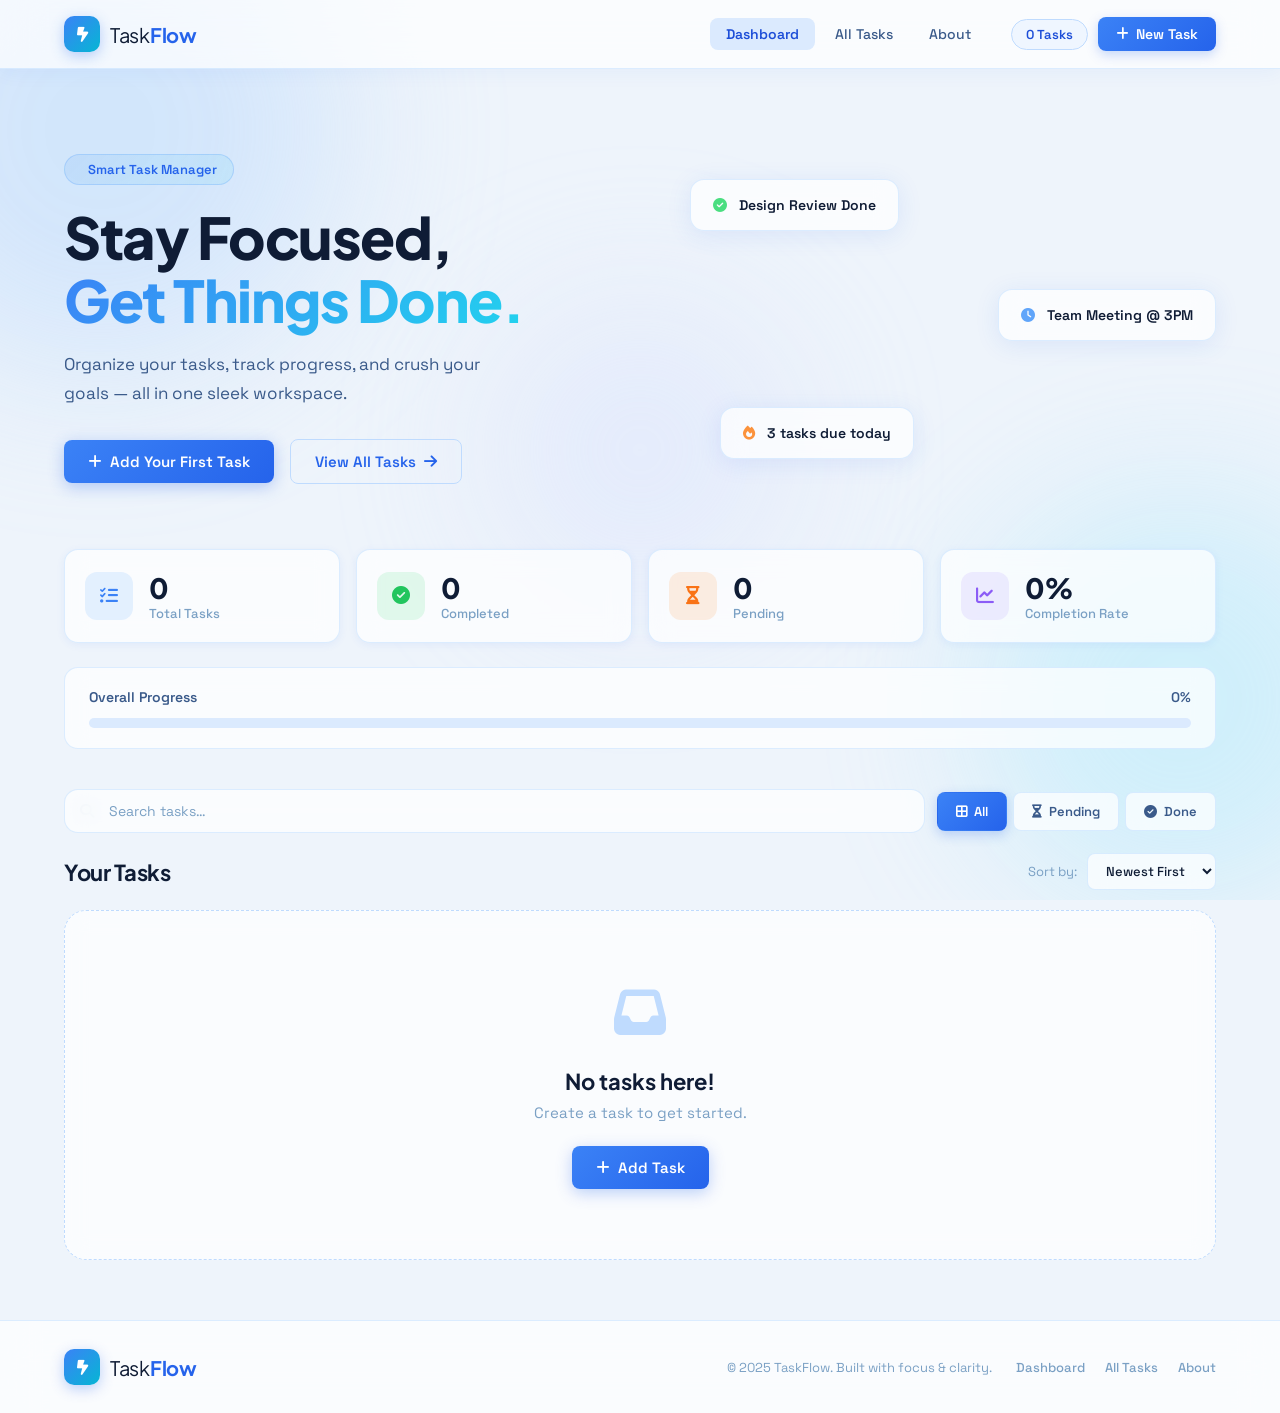
<file: index.html>
<!DOCTYPE html>
<html lang="en">
<head>
  <meta charset="UTF-8" />
  <meta name="viewport" content="width=device-width, initial-scale=1.0"/>
  <title>TaskFlow — Task Management</title>
  <link rel="stylesheet" href="css/style.css" />
  <link href="https://fonts.googleapis.com/css2?family=Plus+Jakarta+Sans:wght@400;500;600;700;800&family=Space+Grotesk:wght@400;500;600;700&display=swap" rel="stylesheet"/>
  <link rel="stylesheet" href="https://cdnjs.cloudflare.com/ajax/libs/font-awesome/6.5.0/css/all.min.css"/>
</head>
<body>

  <!-- Animated Background -->
  <div class="bg-orbs">
    <div class="orb orb-1"></div>
    <div class="orb orb-2"></div>
    <div class="orb orb-3"></div>
  </div>

  <!-- Header -->
  <header class="header">
    <div class="header-inner">
      <div class="logo">
        <div class="logo-icon"><i class="fa-solid fa-bolt-lightning"></i></div>
        <span class="logo-text">Task<strong>Flow</strong></span>
      </div>
      <nav class="nav-links">
        <a href="index.html" class="nav-link active">Dashboard</a>
        <a href="tasks.html" class="nav-link">All Tasks</a>
        <a href="about.html" class="nav-link">About</a>
      </nav>
      <div class="header-actions">
        <div class="stat-pill"><span id="header-total">0</span> Tasks</div>
        <button class="btn-add-header" onclick="openModal()">
          <i class="fa-solid fa-plus"></i> New Task
        </button>
      </div>
    </div>
  </header>

  <!-- Hero Section -->
  <section class="hero">
    <div class="hero-content">
      <div class="hero-badge"><i class="fa-solid fa-sparkles"></i> Smart Task Manager</div>
      <h1 class="hero-title">Stay Focused,<br/><span class="gradient-text">Get Things Done.</span></h1>
      <p class="hero-sub">Organize your tasks, track progress, and crush your goals — all in one sleek workspace.</p>
      <div class="hero-cta">
        <button class="btn-primary" onclick="openModal()">
          <i class="fa-solid fa-plus"></i> Add Your First Task
        </button>
        <a href="tasks.html" class="btn-ghost">View All Tasks <i class="fa-solid fa-arrow-right"></i></a>
      </div>
    </div>
    <div class="hero-visual">
      <div class="floating-card card-1">
        <i class="fa-solid fa-circle-check" style="color:#4ade80"></i>
        <span>Design Review Done</span>
      </div>
      <div class="floating-card card-2">
        <i class="fa-solid fa-clock" style="color:#60a5fa"></i>
        <span>Team Meeting @ 3PM</span>
      </div>
      <div class="floating-card card-3">
        <i class="fa-solid fa-fire" style="color:#fb923c"></i>
        <span>3 tasks due today</span>
      </div>
    </div>
  </section>

  <!-- Stats Bar -->
  <section class="stats-bar">
    <div class="stats-inner">
      <div class="stat-card">
        <div class="stat-icon" style="background:rgba(96,165,250,0.15);color:#3b82f6">
          <i class="fa-solid fa-list-check"></i>
        </div>
        <div class="stat-info">
          <div class="stat-num" id="stat-total">0</div>
          <div class="stat-label">Total Tasks</div>
        </div>
      </div>
      <div class="stat-card">
        <div class="stat-icon" style="background:rgba(74,222,128,0.15);color:#22c55e">
          <i class="fa-solid fa-circle-check"></i>
        </div>
        <div class="stat-info">
          <div class="stat-num" id="stat-done">0</div>
          <div class="stat-label">Completed</div>
        </div>
      </div>
      <div class="stat-card">
        <div class="stat-icon" style="background:rgba(251,146,60,0.15);color:#f97316">
          <i class="fa-solid fa-hourglass-half"></i>
        </div>
        <div class="stat-info">
          <div class="stat-num" id="stat-pending">0</div>
          <div class="stat-label">Pending</div>
        </div>
      </div>
      <div class="stat-card">
        <div class="stat-icon" style="background:rgba(167,139,250,0.15);color:#8b5cf6">
          <i class="fa-solid fa-chart-line"></i>
        </div>
        <div class="stat-info">
          <div class="stat-num" id="stat-rate">0%</div>
          <div class="stat-label">Completion Rate</div>
        </div>
      </div>
    </div>
    <!-- Progress Bar -->
    <div class="progress-wrap">
      <div class="progress-label">
        <span>Overall Progress</span>
        <span id="progress-pct">0%</span>
      </div>
      <div class="progress-bar-track">
        <div class="progress-bar-fill" id="progress-fill"></div>
      </div>
    </div>
  </section>

  <!-- Search & Filter -->
  <section class="controls-section">
    <div class="controls-inner">
      <div class="search-wrap">
        <i class="fa-solid fa-magnifying-glass search-icon"></i>
        <input type="text" id="search-input" placeholder="Search tasks…" oninput="filterTasks()" />
        <button class="search-clear" id="search-clear" onclick="clearSearch()" style="display:none">
          <i class="fa-solid fa-xmark"></i>
        </button>
      </div>
      <div class="filter-wrap">
        <button class="filter-btn active" data-filter="all" onclick="setFilter(this,'all')">
          <i class="fa-solid fa-border-all"></i> All
        </button>
        <button class="filter-btn" data-filter="pending" onclick="setFilter(this,'pending')">
          <i class="fa-solid fa-hourglass-half"></i> Pending
        </button>
        <button class="filter-btn" data-filter="completed" onclick="setFilter(this,'completed')">
          <i class="fa-solid fa-circle-check"></i> Done
        </button>
      </div>
    </div>
  </section>

  <!-- Task List -->
  <section class="tasks-section">
    <div class="tasks-inner">
      <div class="tasks-header">
        <h2 class="section-title">Your Tasks</h2>
        <div class="sort-wrap">
          <label>Sort by:</label>
          <select id="sort-select" onchange="sortTasks()">
            <option value="newest">Newest First</option>
            <option value="oldest">Oldest First</option>
            <option value="az">A → Z</option>
            <option value="za">Z → A</option>
          </select>
        </div>
      </div>

      <div id="task-list" class="task-list"></div>

      <div id="empty-state" class="empty-state" style="display:none">
        <div class="empty-icon"><i class="fa-solid fa-inbox"></i></div>
        <h3>No tasks here!</h3>
        <p>Create a task to get started.</p>
        <button class="btn-primary" onclick="openModal()"><i class="fa-solid fa-plus"></i> Add Task</button>
      </div>
    </div>
  </section>

  <!-- Footer -->
  <footer class="footer">
    <div class="footer-inner">
      <div class="logo">
        <div class="logo-icon"><i class="fa-solid fa-bolt-lightning"></i></div>
        <span class="logo-text">Task<strong>Flow</strong></span>
      </div>
      <p class="footer-copy">&copy; 2025 TaskFlow. Built with focus &amp; clarity.</p>
      <div class="footer-links">
        <a href="index.html">Dashboard</a>
        <a href="tasks.html">All Tasks</a>
        <a href="about.html">About</a>
      </div>
    </div>
  </footer>

  <!-- Add/Edit Modal -->
  <div class="modal-overlay" id="modal-overlay" onclick="closeModalOnOverlay(event)">
    <div class="modal" id="task-modal">
      <div class="modal-header">
        <h3 id="modal-title">Add New Task</h3>
        <button class="modal-close" onclick="closeModal()"><i class="fa-solid fa-xmark"></i></button>
      </div>
      <div class="modal-body">
        <div class="form-group">
          <label for="task-input">Task Name <span class="required">*</span></label>
          <input type="text" id="task-input" placeholder="e.g. Finish the project report…" maxlength="120" />
          <div class="char-count"><span id="char-used">0</span>/120</div>
        </div>
        <div class="form-group">
          <label for="task-desc">Description <span class="optional">(optional)</span></label>
          <textarea id="task-desc" placeholder="Add more details about this task…" rows="3" maxlength="300"></textarea>
        </div>
        <div class="form-row">
          <div class="form-group">
            <label for="task-priority">Priority</label>
            <select id="task-priority">
              <option value="low">🟢 Low</option>
              <option value="medium" selected>🟡 Medium</option>
              <option value="high">🔴 High</option>
            </select>
          </div>
          <div class="form-group">
            <label for="task-category">Category</label>
            <select id="task-category">
              <option value="general">📁 General</option>
              <option value="work">💼 Work</option>
              <option value="personal">🏠 Personal</option>
              <option value="study">📚 Study</option>
              <option value="health">💪 Health</option>
            </select>
          </div>
        </div>
      </div>
      <div class="modal-footer">
        <button class="btn-ghost-sm" onclick="closeModal()">Cancel</button>
        <button class="btn-primary" id="modal-save-btn" onclick="saveTask()">
          <i class="fa-solid fa-floppy-disk"></i> Save Task
        </button>
      </div>
    </div>
  </div>

  <!-- Delete Confirm Modal -->
  <div class="modal-overlay" id="delete-overlay" onclick="closeDeleteOnOverlay(event)">
    <div class="modal modal-sm" id="delete-modal">
      <div class="modal-header">
        <h3>Delete Task?</h3>
        <button class="modal-close" onclick="closeDeleteModal()"><i class="fa-solid fa-xmark"></i></button>
      </div>
      <div class="modal-body">
        <div class="delete-warning">
          <div class="delete-icon"><i class="fa-solid fa-triangle-exclamation"></i></div>
          <p>Are you sure you want to delete <strong id="delete-task-name"></strong>? This can't be undone.</p>
        </div>
      </div>
      <div class="modal-footer">
        <button class="btn-ghost-sm" onclick="closeDeleteModal()">Cancel</button>
        <button class="btn-danger" id="confirm-delete-btn" onclick="confirmDelete()">
          <i class="fa-solid fa-trash"></i> Delete
        </button>
      </div>
    </div>
  </div>

  <!-- Toast -->
  <div class="toast-wrap" id="toast-wrap"></div>

  <script src="js/app.js"></script>
</body>
</html>
</file>
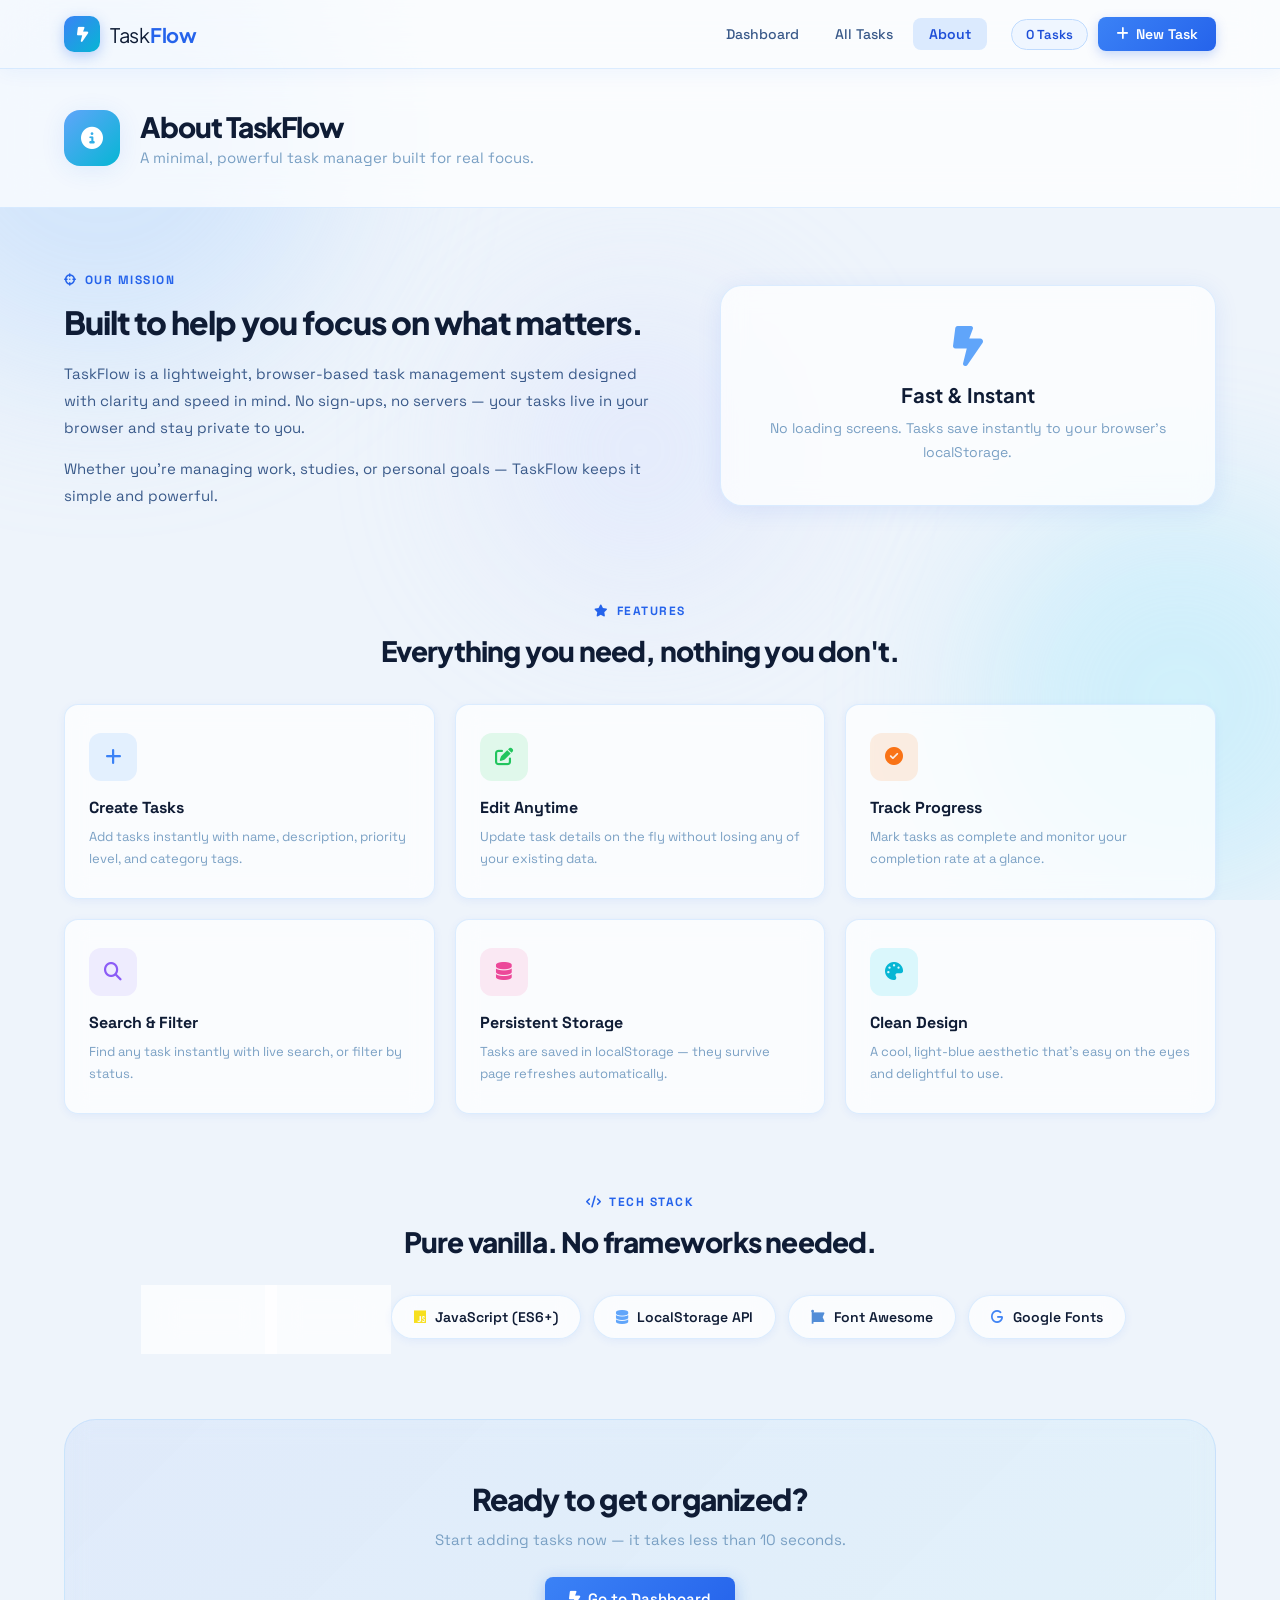
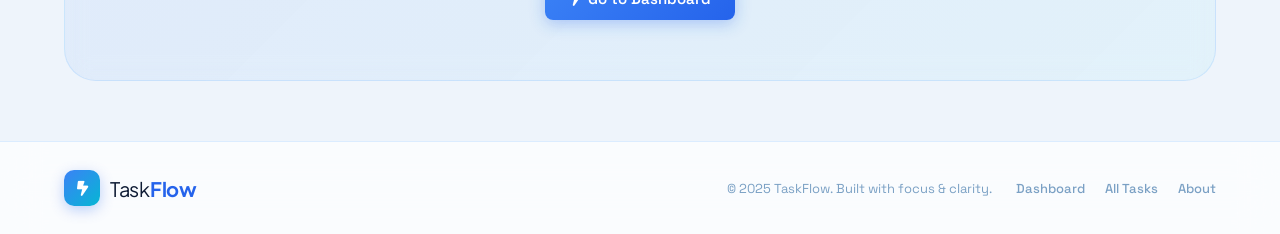
<file: about.html>
<!DOCTYPE html>
<html lang="en">
<head>
  <meta charset="UTF-8" />
  <meta name="viewport" content="width=device-width, initial-scale=1.0"/>
  <title>About — TaskFlow</title>
  <link rel="stylesheet" href="css/style.css" />
  <link href="https://fonts.googleapis.com/css2?family=Plus+Jakarta+Sans:wght@400;500;600;700;800&family=Space+Grotesk:wght@400;500;600;700&display=swap" rel="stylesheet"/>
  <link rel="stylesheet" href="https://cdnjs.cloudflare.com/ajax/libs/font-awesome/6.5.0/css/all.min.css"/>
</head>
<body>

  <div class="bg-orbs">
    <div class="orb orb-1"></div>
    <div class="orb orb-2"></div>
    <div class="orb orb-3"></div>
  </div>

  <header class="header">
    <div class="header-inner">
      <div class="logo">
        <div class="logo-icon"><i class="fa-solid fa-bolt-lightning"></i></div>
        <span class="logo-text">Task<strong>Flow</strong></span>
      </div>
      <nav class="nav-links">
        <a href="index.html" class="nav-link">Dashboard</a>
        <a href="tasks.html" class="nav-link">All Tasks</a>
        <a href="about.html" class="nav-link active">About</a>
      </nav>
      <div class="header-actions">
        <div class="stat-pill"><span id="header-total">0</span> Tasks</div>
        <button class="btn-add-header" onclick="window.location.href='index.html'">
          <i class="fa-solid fa-plus"></i> New Task
        </button>
      </div>
    </div>
  </header>

  <!-- Page Hero -->
  <section class="page-hero">
    <div class="page-hero-inner">
      <div class="page-hero-icon"><i class="fa-solid fa-circle-info"></i></div>
      <div>
        <h1 class="page-title">About TaskFlow</h1>
        <p class="page-sub">A minimal, powerful task manager built for real focus.</p>
      </div>
    </div>
  </section>

  <!-- About Content -->
  <section class="about-section">
    <div class="about-inner">

      <div class="about-mission">
        <div class="about-mission-text">
          <div class="eyebrow"><i class="fa-solid fa-crosshairs"></i> Our Mission</div>
          <h2>Built to help you focus on what matters.</h2>
          <p>TaskFlow is a lightweight, browser-based task management system designed with clarity and speed in mind. No sign-ups, no servers — your tasks live in your browser and stay private to you.</p>
          <p>Whether you're managing work, studies, or personal goals — TaskFlow keeps it simple and powerful.</p>
        </div>
        <div class="about-mission-visual">
          <div class="mission-card">
            <i class="fa-solid fa-bolt-lightning" style="color:#60a5fa;font-size:2.5rem"></i>
            <h3>Fast & Instant</h3>
            <p>No loading screens. Tasks save instantly to your browser's localStorage.</p>
          </div>
        </div>
      </div>

      <!-- Features Grid -->
      <div class="features-section">
        <div class="eyebrow center"><i class="fa-solid fa-star"></i> Features</div>
        <h2 class="features-title">Everything you need, nothing you don't.</h2>
        <div class="features-grid">
          <div class="feature-card">
            <div class="feature-icon" style="background:rgba(96,165,250,0.15);color:#3b82f6">
              <i class="fa-solid fa-plus"></i>
            </div>
            <h3>Create Tasks</h3>
            <p>Add tasks instantly with name, description, priority level, and category tags.</p>
          </div>
          <div class="feature-card">
            <div class="feature-icon" style="background:rgba(74,222,128,0.15);color:#22c55e">
              <i class="fa-solid fa-pen-to-square"></i>
            </div>
            <h3>Edit Anytime</h3>
            <p>Update task details on the fly without losing any of your existing data.</p>
          </div>
          <div class="feature-card">
            <div class="feature-icon" style="background:rgba(251,146,60,0.15);color:#f97316">
              <i class="fa-solid fa-circle-check"></i>
            </div>
            <h3>Track Progress</h3>
            <p>Mark tasks as complete and monitor your completion rate at a glance.</p>
          </div>
          <div class="feature-card">
            <div class="feature-icon" style="background:rgba(167,139,250,0.15);color:#8b5cf6">
              <i class="fa-solid fa-magnifying-glass"></i>
            </div>
            <h3>Search & Filter</h3>
            <p>Find any task instantly with live search, or filter by status.</p>
          </div>
          <div class="feature-card">
            <div class="feature-icon" style="background:rgba(244,114,182,0.15);color:#ec4899">
              <i class="fa-solid fa-database"></i>
            </div>
            <h3>Persistent Storage</h3>
            <p>Tasks are saved in localStorage — they survive page refreshes automatically.</p>
          </div>
          <div class="feature-card">
            <div class="feature-icon" style="background:rgba(34,211,238,0.15);color:#06b6d4">
              <i class="fa-solid fa-palette"></i>
            </div>
            <h3>Clean Design</h3>
            <p>A cool, light-blue aesthetic that's easy on the eyes and delightful to use.</p>
          </div>
        </div>
      </div>

      <!-- Tech Stack -->
      <div class="tech-section">
        <div class="eyebrow center"><i class="fa-solid fa-code"></i> Tech Stack</div>
        <h2 class="features-title">Pure vanilla. No frameworks needed.</h2>
        <div class="tech-grid">
          <div class="tech-pill"><i class="fa-brands fa-html5" style="color:#e34c26"></i> HTML5</div>
          <div class="tech-pill"><i class="fa-brands fa-css3-alt" style="color:#264de4"></i> CSS3</div>
          <div class="tech-pill"><i class="fa-brands fa-js" style="color:#f7df1e"></i> JavaScript (ES6+)</div>
          <div class="tech-pill"><i class="fa-solid fa-database" style="color:#60a5fa"></i> LocalStorage API</div>
          <div class="tech-pill"><i class="fa-solid fa-font-awesome" style="color:#528dd7"></i> Font Awesome</div>
          <div class="tech-pill"><i class="fa-solid fa-g" style="color:#4285f4"></i> Google Fonts</div>
        </div>
      </div>

      <!-- CTA -->
      <div class="about-cta">
        <h2>Ready to get organized?</h2>
        <p>Start adding tasks now — it takes less than 10 seconds.</p>
        <a href="index.html" class="btn-primary">
          <i class="fa-solid fa-bolt-lightning"></i> Go to Dashboard
        </a>
      </div>

    </div>
  </section>

  <footer class="footer">
    <div class="footer-inner">
      <div class="logo">
        <div class="logo-icon"><i class="fa-solid fa-bolt-lightning"></i></div>
        <span class="logo-text">Task<strong>Flow</strong></span>
      </div>
      <p class="footer-copy">&copy; 2025 TaskFlow. Built with focus &amp; clarity.</p>
      <div class="footer-links">
        <a href="index.html">Dashboard</a>
        <a href="tasks.html">All Tasks</a>
        <a href="about.html">About</a>
      </div>
    </div>
  </footer>

  <script src="js/app.js"></script>
</body>
</html>
</file>
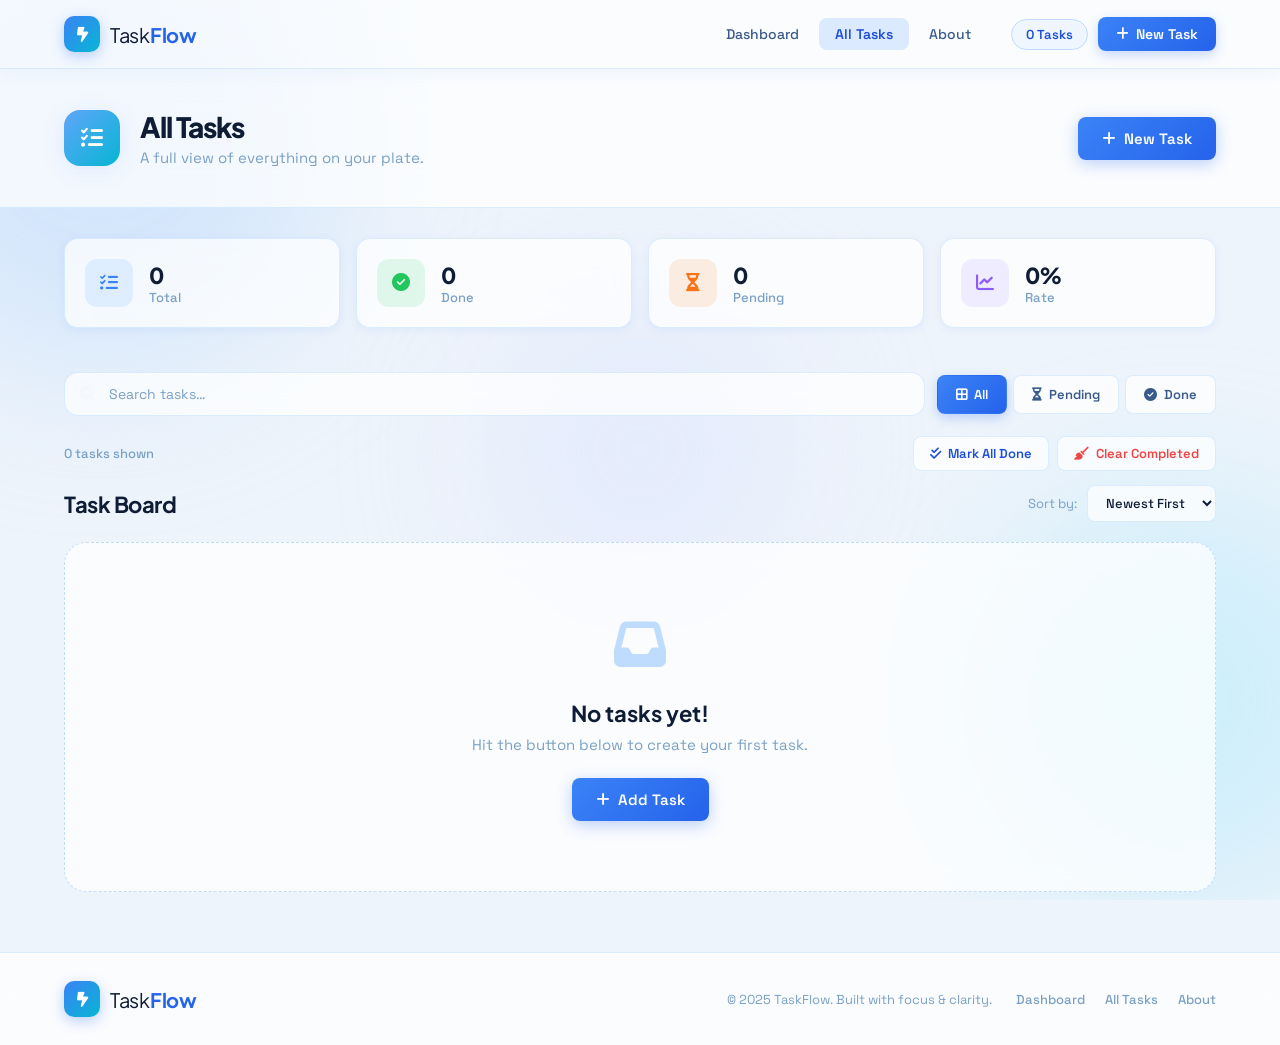
<file: tasks.html>
<!DOCTYPE html>
<html lang="en">
<head>
  <meta charset="UTF-8" />
  <meta name="viewport" content="width=device-width, initial-scale=1.0"/>
  <title>All Tasks — TaskFlow</title>
  <link rel="stylesheet" href="css/style.css" />
  <link href="https://fonts.googleapis.com/css2?family=Plus+Jakarta+Sans:wght@400;500;600;700;800&family=Space+Grotesk:wght@400;500;600;700&display=swap" rel="stylesheet"/>
  <link rel="stylesheet" href="https://cdnjs.cloudflare.com/ajax/libs/font-awesome/6.5.0/css/all.min.css"/>
</head>
<body>

  <div class="bg-orbs">
    <div class="orb orb-1"></div>
    <div class="orb orb-2"></div>
    <div class="orb orb-3"></div>
  </div>

  <!-- Header -->
  <header class="header">
    <div class="header-inner">
      <div class="logo">
        <div class="logo-icon"><i class="fa-solid fa-bolt-lightning"></i></div>
        <span class="logo-text">Task<strong>Flow</strong></span>
      </div>
      <nav class="nav-links">
        <a href="index.html" class="nav-link">Dashboard</a>
        <a href="tasks.html" class="nav-link active">All Tasks</a>
        <a href="about.html" class="nav-link">About</a>
      </nav>
      <div class="header-actions">
        <div class="stat-pill"><span id="header-total">0</span> Tasks</div>
        <button class="btn-add-header" onclick="openModal()">
          <i class="fa-solid fa-plus"></i> New Task
        </button>
      </div>
    </div>
  </header>

  <!-- Page Hero -->
  <section class="page-hero">
    <div class="page-hero-inner">
      <div class="page-hero-icon"><i class="fa-solid fa-list-check"></i></div>
      <div>
        <h1 class="page-title">All Tasks</h1>
        <p class="page-sub">A full view of everything on your plate.</p>
      </div>
      <button class="btn-primary ml-auto" onclick="openModal()">
        <i class="fa-solid fa-plus"></i> New Task
      </button>
    </div>
  </section>

  <!-- Stats Bar (mini) -->
  <section class="stats-bar mini">
    <div class="stats-inner">
      <div class="stat-card">
        <div class="stat-icon" style="background:rgba(96,165,250,0.15);color:#3b82f6">
          <i class="fa-solid fa-list-check"></i>
        </div>
        <div class="stat-info">
          <div class="stat-num" id="stat-total">0</div>
          <div class="stat-label">Total</div>
        </div>
      </div>
      <div class="stat-card">
        <div class="stat-icon" style="background:rgba(74,222,128,0.15);color:#22c55e">
          <i class="fa-solid fa-circle-check"></i>
        </div>
        <div class="stat-info">
          <div class="stat-num" id="stat-done">0</div>
          <div class="stat-label">Done</div>
        </div>
      </div>
      <div class="stat-card">
        <div class="stat-icon" style="background:rgba(251,146,60,0.15);color:#f97316">
          <i class="fa-solid fa-hourglass-half"></i>
        </div>
        <div class="stat-info">
          <div class="stat-num" id="stat-pending">0</div>
          <div class="stat-label">Pending</div>
        </div>
      </div>
      <div class="stat-card">
        <div class="stat-icon" style="background:rgba(167,139,250,0.15);color:#8b5cf6">
          <i class="fa-solid fa-chart-line"></i>
        </div>
        <div class="stat-info">
          <div class="stat-num" id="stat-rate">0%</div>
          <div class="stat-label">Rate</div>
        </div>
      </div>
    </div>
  </section>

  <!-- Controls -->
  <section class="controls-section">
    <div class="controls-inner">
      <div class="search-wrap">
        <i class="fa-solid fa-magnifying-glass search-icon"></i>
        <input type="text" id="search-input" placeholder="Search tasks…" oninput="filterTasks()" />
        <button class="search-clear" id="search-clear" onclick="clearSearch()" style="display:none">
          <i class="fa-solid fa-xmark"></i>
        </button>
      </div>
      <div class="filter-wrap">
        <button class="filter-btn active" data-filter="all" onclick="setFilter(this,'all')">
          <i class="fa-solid fa-border-all"></i> All
        </button>
        <button class="filter-btn" data-filter="pending" onclick="setFilter(this,'pending')">
          <i class="fa-solid fa-hourglass-half"></i> Pending
        </button>
        <button class="filter-btn" data-filter="completed" onclick="setFilter(this,'completed')">
          <i class="fa-solid fa-circle-check"></i> Done
        </button>
      </div>
    </div>
  </section>

  <!-- Bulk Actions -->
  <section class="bulk-section">
    <div class="bulk-inner">
      <span class="bulk-label" id="bulk-label">0 tasks shown</span>
      <div class="bulk-actions">
        <button class="btn-bulk" onclick="markAllDone()">
          <i class="fa-solid fa-check-double"></i> Mark All Done
        </button>
        <button class="btn-bulk btn-bulk-danger" onclick="clearCompleted()">
          <i class="fa-solid fa-broom"></i> Clear Completed
        </button>
      </div>
    </div>
  </section>

  <!-- Task List (Table Style) -->
  <section class="tasks-section tasks-table-section">
    <div class="tasks-inner">
      <div class="tasks-header">
        <h2 class="section-title">Task Board</h2>
        <div class="sort-wrap">
          <label>Sort by:</label>
          <select id="sort-select" onchange="sortTasks()">
            <option value="newest">Newest First</option>
            <option value="oldest">Oldest First</option>
            <option value="az">A → Z</option>
            <option value="za">Z → A</option>
            <option value="priority">Priority</option>
          </select>
        </div>
      </div>

      <div id="task-list" class="task-list task-list-table"></div>

      <div id="empty-state" class="empty-state" style="display:none">
        <div class="empty-icon"><i class="fa-solid fa-inbox"></i></div>
        <h3>No tasks yet!</h3>
        <p>Hit the button below to create your first task.</p>
        <button class="btn-primary" onclick="openModal()"><i class="fa-solid fa-plus"></i> Add Task</button>
      </div>
    </div>
  </section>

  <footer class="footer">
    <div class="footer-inner">
      <div class="logo">
        <div class="logo-icon"><i class="fa-solid fa-bolt-lightning"></i></div>
        <span class="logo-text">Task<strong>Flow</strong></span>
      </div>
      <p class="footer-copy">&copy; 2025 TaskFlow. Built with focus &amp; clarity.</p>
      <div class="footer-links">
        <a href="index.html">Dashboard</a>
        <a href="tasks.html">All Tasks</a>
        <a href="about.html">About</a>
      </div>
    </div>
  </footer>

  <!-- Modals (same as index) -->
  <div class="modal-overlay" id="modal-overlay" onclick="closeModalOnOverlay(event)">
    <div class="modal" id="task-modal">
      <div class="modal-header">
        <h3 id="modal-title">Add New Task</h3>
        <button class="modal-close" onclick="closeModal()"><i class="fa-solid fa-xmark"></i></button>
      </div>
      <div class="modal-body">
        <div class="form-group">
          <label for="task-input">Task Name <span class="required">*</span></label>
          <input type="text" id="task-input" placeholder="e.g. Finish the project report…" maxlength="120" />
          <div class="char-count"><span id="char-used">0</span>/120</div>
        </div>
        <div class="form-group">
          <label for="task-desc">Description <span class="optional">(optional)</span></label>
          <textarea id="task-desc" placeholder="Add more details about this task…" rows="3" maxlength="300"></textarea>
        </div>
        <div class="form-row">
          <div class="form-group">
            <label for="task-priority">Priority</label>
            <select id="task-priority">
              <option value="low">🟢 Low</option>
              <option value="medium" selected>🟡 Medium</option>
              <option value="high">🔴 High</option>
            </select>
          </div>
          <div class="form-group">
            <label for="task-category">Category</label>
            <select id="task-category">
              <option value="general">📁 General</option>
              <option value="work">💼 Work</option>
              <option value="personal">🏠 Personal</option>
              <option value="study">📚 Study</option>
              <option value="health">💪 Health</option>
            </select>
          </div>
        </div>
      </div>
      <div class="modal-footer">
        <button class="btn-ghost-sm" onclick="closeModal()">Cancel</button>
        <button class="btn-primary" id="modal-save-btn" onclick="saveTask()">
          <i class="fa-solid fa-floppy-disk"></i> Save Task
        </button>
      </div>
    </div>
  </div>

  <div class="modal-overlay" id="delete-overlay" onclick="closeDeleteOnOverlay(event)">
    <div class="modal modal-sm" id="delete-modal">
      <div class="modal-header">
        <h3>Delete Task?</h3>
        <button class="modal-close" onclick="closeDeleteModal()"><i class="fa-solid fa-xmark"></i></button>
      </div>
      <div class="modal-body">
        <div class="delete-warning">
          <div class="delete-icon"><i class="fa-solid fa-triangle-exclamation"></i></div>
          <p>Are you sure you want to delete <strong id="delete-task-name"></strong>? This can't be undone.</p>
        </div>
      </div>
      <div class="modal-footer">
        <button class="btn-ghost-sm" onclick="closeDeleteModal()">Cancel</button>
        <button class="btn-danger" id="confirm-delete-btn" onclick="confirmDelete()">
          <i class="fa-solid fa-trash"></i> Delete
        </button>
      </div>
    </div>
  </div>

  <div class="toast-wrap" id="toast-wrap"></div>

  <script src="js/app.js"></script>
</body>
</html>
</file>
<file: css/style.css>
/* ==========================================
   TASKFLOW — Light Blue Cool Theme
   ========================================== */

/* --- Tokens --- */
:root {
  --bg: #eef4fb;
  --bg-card: #ffffff;
  --bg-glass: rgba(255,255,255,0.72);
  --bg-glass-border: rgba(147,197,253,0.3);

  --blue-50:  #eff6ff;
  --blue-100: #dbeafe;
  --blue-200: #bfdbfe;
  --blue-300: #93c5fd;
  --blue-400: #60a5fa;
  --blue-500: #3b82f6;
  --blue-600: #2563eb;
  --blue-700: #1d4ed8;

  --cyan-400: #22d3ee;
  --cyan-500: #06b6d4;

  --text-primary:   #0f1c35;
  --text-secondary: #3a5a8a;
  --text-muted:     #7aa0c4;

  --green:  #22c55e;
  --orange: #f97316;
  --red:    #ef4444;
  --purple: #8b5cf6;
  --pink:   #ec4899;

  --radius-sm: 8px;
  --radius:    14px;
  --radius-lg: 22px;
  --radius-xl: 32px;

  --shadow-sm: 0 2px 8px rgba(37,99,235,0.07);
  --shadow:    0 4px 24px rgba(37,99,235,0.10);
  --shadow-lg: 0 12px 40px rgba(37,99,235,0.15);

  --font-display: 'Plus Jakarta Sans', sans-serif;
  --font-body:    'Space Grotesk', sans-serif;

  --transition: 0.22s cubic-bezier(0.4,0,0.2,1);
}

/* --- Reset --- */
*, *::before, *::after { box-sizing: border-box; margin: 0; padding: 0; }
html { scroll-behavior: smooth; }
body {
  font-family: var(--font-body);
  background: var(--bg);
  color: var(--text-primary);
  min-height: 100vh;
  overflow-x: hidden;
}

a { text-decoration: none; color: inherit; }
button { cursor: pointer; border: none; font-family: var(--font-body); }
input, select, textarea { font-family: var(--font-body); }

/* --- Animated BG Orbs --- */
.bg-orbs {
  position: fixed; inset: 0;
  z-index: 0; pointer-events: none; overflow: hidden;
}
.orb {
  position: absolute; border-radius: 50%;
  filter: blur(80px); opacity: 0.35;
  animation: float 12s ease-in-out infinite;
}
.orb-1 {
  width: 500px; height: 500px;
  background: radial-gradient(circle, #93c5fd, #bfdbfe);
  top: -120px; left: -150px;
  animation-delay: 0s;
}
.orb-2 {
  width: 400px; height: 400px;
  background: radial-gradient(circle, #a5f3fc, #7dd3fc);
  bottom: 0; right: -100px;
  animation-delay: -5s;
}
.orb-3 {
  width: 300px; height: 300px;
  background: radial-gradient(circle, #c7d2fe, #e0e7ff);
  top: 50%; left: 50%; transform: translate(-50%,-50%);
  animation-delay: -9s;
}
@keyframes float {
  0%, 100% { transform: translateY(0) scale(1); }
  50%       { transform: translateY(-30px) scale(1.05); }
}

/* ==========================================
   HEADER
   ========================================== */
.header {
  position: sticky; top: 0; z-index: 100;
  background: var(--bg-glass);
  backdrop-filter: blur(20px);
  -webkit-backdrop-filter: blur(20px);
  border-bottom: 1px solid var(--bg-glass-border);
  box-shadow: 0 2px 20px rgba(37,99,235,0.06);
}
.header-inner {
  max-width: 1200px; margin: 0 auto;
  padding: 0 24px;
  height: 68px;
  display: flex; align-items: center; gap: 24px;
}
.logo {
  display: flex; align-items: center; gap: 10px;
  flex-shrink: 0;
}
.logo-icon {
  width: 36px; height: 36px;
  background: linear-gradient(135deg, var(--blue-500), var(--cyan-500));
  border-radius: 10px;
  display: flex; align-items: center; justify-content: center;
  color: #fff; font-size: 15px;
  box-shadow: 0 4px 14px rgba(37,99,235,0.3);
}
.logo-text {
  font-family: var(--font-display);
  font-size: 20px;
  color: var(--text-primary);
  letter-spacing: -0.3px;
}
.logo-text strong { color: var(--blue-600); }

.nav-links { display: flex; gap: 4px; margin-left: auto; }
.nav-link {
  padding: 7px 16px; border-radius: var(--radius-sm);
  font-size: 14px; font-weight: 500;
  color: var(--text-secondary);
  transition: all var(--transition);
}
.nav-link:hover { background: var(--blue-50); color: var(--blue-600); }
.nav-link.active { background: var(--blue-100); color: var(--blue-700); font-weight: 600; }

.header-actions { display: flex; align-items: center; gap: 10px; }
.stat-pill {
  padding: 6px 14px;
  background: var(--blue-50);
  border: 1px solid var(--blue-200);
  border-radius: 20px;
  font-size: 13px;
  font-weight: 600;
  color: var(--blue-700);
}
.btn-add-header {
  display: flex; align-items: center; gap: 7px;
  padding: 8px 18px;
  background: linear-gradient(135deg, var(--blue-500), var(--blue-600));
  color: #fff;
  border-radius: var(--radius-sm);
  font-size: 14px; font-weight: 600;
  box-shadow: 0 4px 12px rgba(37,99,235,0.25);
  transition: all var(--transition);
}
.btn-add-header:hover {
  transform: translateY(-1px);
  box-shadow: 0 6px 20px rgba(37,99,235,0.35);
}

/* ==========================================
   HERO
   ========================================== */
.hero {
  position: relative; z-index: 1;
  max-width: 1200px; margin: 0 auto;
  padding: 80px 24px 60px;
  display: grid; grid-template-columns: 1fr 1fr; gap: 60px;
  align-items: center;
}
.hero-badge {
  display: inline-flex; align-items: center; gap: 7px;
  padding: 6px 16px;
  background: linear-gradient(135deg, rgba(96,165,250,0.15), rgba(34,211,238,0.10));
  border: 1px solid rgba(96,165,250,0.3);
  border-radius: 20px;
  font-size: 13px; font-weight: 600;
  color: var(--blue-600);
  margin-bottom: 20px;
}
.hero-title {
  font-family: var(--font-display);
  font-size: clamp(2.4rem, 5vw, 3.6rem);
  font-weight: 800;
  line-height: 1.1;
  letter-spacing: -1.5px;
  margin-bottom: 18px;
}
.gradient-text {
  background: linear-gradient(135deg, var(--blue-500) 0%, var(--cyan-400) 100%);
  -webkit-background-clip: text;
  -webkit-text-fill-color: transparent;
  background-clip: text;
}
.hero-sub {
  font-size: 17px; line-height: 1.7;
  color: var(--text-secondary);
  max-width: 440px;
  margin-bottom: 32px;
}
.hero-cta { display: flex; align-items: center; gap: 16px; flex-wrap: wrap; }

/* Floating Cards */
.hero-visual {
  position: relative; height: 340px;
}
.floating-card {
  position: absolute;
  display: flex; align-items: center; gap: 12px;
  padding: 16px 22px;
  background: var(--bg-glass);
  border: 1px solid var(--bg-glass-border);
  border-radius: var(--radius);
  box-shadow: var(--shadow);
  backdrop-filter: blur(12px);
  font-size: 14px; font-weight: 600;
  color: var(--text-primary);
  white-space: nowrap;
}
.card-1 { top: 30px; left: 20px; animation: bob 4s ease-in-out infinite; }
.card-2 { top: 140px; right: 0; animation: bob 4s ease-in-out infinite 1.5s; }
.card-3 { bottom: 30px; left: 50px; animation: bob 4s ease-in-out infinite 3s; }
@keyframes bob {
  0%, 100% { transform: translateY(0); }
  50%       { transform: translateY(-10px); }
}

/* ==========================================
   BUTTONS
   ========================================== */
.btn-primary {
  display: inline-flex; align-items: center; gap: 8px;
  padding: 12px 24px;
  background: linear-gradient(135deg, var(--blue-500), var(--blue-600));
  color: #fff; border-radius: var(--radius-sm);
  font-size: 15px; font-weight: 600;
  box-shadow: 0 4px 16px rgba(37,99,235,0.3);
  transition: all var(--transition);
  cursor: pointer; border: none;
  font-family: var(--font-body);
}
.btn-primary:hover {
  transform: translateY(-2px);
  box-shadow: 0 8px 24px rgba(37,99,235,0.4);
}
.btn-ghost {
  display: inline-flex; align-items: center; gap: 8px;
  padding: 12px 24px;
  background: transparent;
  color: var(--blue-600); border-radius: var(--radius-sm);
  font-size: 15px; font-weight: 600;
  border: 1.5px solid var(--blue-200);
  transition: all var(--transition);
  cursor: pointer;
  font-family: var(--font-body);
}
.btn-ghost:hover { background: var(--blue-50); border-color: var(--blue-400); }
.btn-ghost-sm {
  display: inline-flex; align-items: center; gap: 7px;
  padding: 9px 18px;
  background: transparent;
  color: var(--text-secondary); border-radius: var(--radius-sm);
  font-size: 14px; font-weight: 500;
  border: 1.5px solid var(--bg-glass-border);
  transition: all var(--transition);
  cursor: pointer; font-family: var(--font-body);
}
.btn-ghost-sm:hover { background: var(--blue-50); color: var(--text-primary); }
.btn-danger {
  display: inline-flex; align-items: center; gap: 8px;
  padding: 9px 18px;
  background: linear-gradient(135deg, #ef4444, #dc2626);
  color: #fff; border-radius: var(--radius-sm);
  font-size: 14px; font-weight: 600;
  box-shadow: 0 4px 12px rgba(239,68,68,0.3);
  transition: all var(--transition);
  cursor: pointer; border: none; font-family: var(--font-body);
}
.btn-danger:hover { transform: translateY(-1px); box-shadow: 0 6px 18px rgba(239,68,68,0.4); }

/* ==========================================
   STATS BAR
   ========================================== */
.stats-bar {
  position: relative; z-index: 1;
  max-width: 1200px; margin: 0 auto;
  padding: 0 24px 40px;
}
.stats-inner {
  display: grid; grid-template-columns: repeat(4, 1fr); gap: 16px;
  margin-bottom: 24px;
}
.stat-card {
  background: var(--bg-glass);
  border: 1px solid var(--bg-glass-border);
  border-radius: var(--radius);
  padding: 20px;
  display: flex; align-items: center; gap: 16px;
  box-shadow: var(--shadow-sm);
  backdrop-filter: blur(12px);
  transition: all var(--transition);
}
.stat-card:hover { transform: translateY(-2px); box-shadow: var(--shadow); }
.stat-icon {
  width: 48px; height: 48px;
  border-radius: 12px;
  display: flex; align-items: center; justify-content: center;
  font-size: 18px; flex-shrink: 0;
}
.stat-num {
  font-family: var(--font-display);
  font-size: 28px; font-weight: 800;
  letter-spacing: -1px;
  color: var(--text-primary);
}
.stat-label { font-size: 13px; color: var(--text-muted); font-weight: 500; }

/* Progress */
.progress-wrap {
  background: var(--bg-glass);
  border: 1px solid var(--bg-glass-border);
  border-radius: var(--radius);
  padding: 20px 24px;
  backdrop-filter: blur(12px);
}
.progress-label {
  display: flex; justify-content: space-between;
  font-size: 14px; font-weight: 600;
  color: var(--text-secondary);
  margin-bottom: 12px;
}
.progress-bar-track {
  height: 10px;
  background: var(--blue-100);
  border-radius: 99px;
  overflow: hidden;
}
.progress-bar-fill {
  height: 100%;
  background: linear-gradient(90deg, var(--blue-400), var(--cyan-400));
  border-radius: 99px;
  transition: width 0.5s cubic-bezier(0.4,0,0.2,1);
  width: 0%;
}

/* ==========================================
   CONTROLS
   ========================================== */
.controls-section {
  position: relative; z-index: 1;
  max-width: 1200px; margin: 0 auto;
  padding: 0 24px 20px;
}
.controls-inner {
  display: flex; align-items: center; gap: 12px; flex-wrap: wrap;
}
.search-wrap {
  position: relative; flex: 1; min-width: 240px;
}
.search-icon {
  position: absolute; left: 16px; top: 50%;
  transform: translateY(-50%);
  color: var(--text-muted); font-size: 14px;
  pointer-events: none;
}
.search-wrap input {
  width: 100%; padding: 12px 44px;
  background: var(--bg-glass);
  border: 1.5px solid var(--bg-glass-border);
  border-radius: var(--radius);
  font-size: 14px; color: var(--text-primary);
  backdrop-filter: blur(12px);
  transition: all var(--transition);
  outline: none;
}
.search-wrap input:focus {
  border-color: var(--blue-400);
  box-shadow: 0 0 0 3px rgba(96,165,250,0.15);
}
.search-wrap input::placeholder { color: var(--text-muted); }
.search-clear {
  position: absolute; right: 12px; top: 50%;
  transform: translateY(-50%);
  background: var(--blue-100); border: none;
  width: 24px; height: 24px; border-radius: 50%;
  display: flex; align-items: center; justify-content: center;
  font-size: 12px; color: var(--blue-600);
  cursor: pointer; transition: all var(--transition);
}
.search-clear:hover { background: var(--blue-200); }

.filter-wrap { display: flex; gap: 6px; }
.filter-btn {
  display: flex; align-items: center; gap: 7px;
  padding: 10px 18px;
  background: var(--bg-glass);
  border: 1.5px solid var(--bg-glass-border);
  border-radius: var(--radius-sm);
  font-size: 13px; font-weight: 600;
  color: var(--text-secondary);
  backdrop-filter: blur(12px);
  transition: all var(--transition);
}
.filter-btn:hover { background: var(--blue-50); color: var(--blue-600); border-color: var(--blue-200); }
.filter-btn.active {
  background: linear-gradient(135deg, var(--blue-500), var(--blue-600));
  color: #fff; border-color: transparent;
  box-shadow: 0 4px 12px rgba(37,99,235,0.25);
}

/* ==========================================
   TASK LIST
   ========================================== */
.tasks-section {
  position: relative; z-index: 1;
  max-width: 1200px; margin: 0 auto;
  padding: 0 24px 60px;
}
.tasks-inner { }
.tasks-header {
  display: flex; align-items: center;
  justify-content: space-between; gap: 16px;
  margin-bottom: 20px;
}
.section-title {
  font-family: var(--font-display);
  font-size: 22px; font-weight: 700;
  letter-spacing: -0.5px;
}
.sort-wrap {
  display: flex; align-items: center; gap: 10px;
  font-size: 13px; color: var(--text-muted);
}
.sort-wrap select {
  padding: 8px 14px;
  background: var(--bg-glass);
  border: 1.5px solid var(--bg-glass-border);
  border-radius: var(--radius-sm);
  font-size: 13px; font-weight: 500;
  color: var(--text-primary);
  cursor: pointer; outline: none;
  backdrop-filter: blur(12px);
}

.task-list { display: flex; flex-direction: column; gap: 10px; }

/* Task Card */
.task-card {
  background: var(--bg-glass);
  border: 1.5px solid var(--bg-glass-border);
  border-radius: var(--radius);
  padding: 18px 22px;
  display: flex; align-items: flex-start; gap: 16px;
  backdrop-filter: blur(12px);
  box-shadow: var(--shadow-sm);
  transition: all var(--transition);
  animation: slideIn 0.3s ease;
}
@keyframes slideIn {
  from { opacity: 0; transform: translateY(12px); }
  to   { opacity: 1; transform: translateY(0); }
}
.task-card:hover { transform: translateY(-2px); box-shadow: var(--shadow); border-color: var(--blue-200); }
.task-card.completed { opacity: 0.7; }
.task-card.completed .task-name { text-decoration: line-through; color: var(--text-muted); }

/* Checkbox */
.task-checkbox {
  flex-shrink: 0; margin-top: 2px;
  width: 22px; height: 22px;
  border: 2px solid var(--blue-300);
  border-radius: 6px;
  display: flex; align-items: center; justify-content: center;
  cursor: pointer; transition: all var(--transition);
  background: transparent;
}
.task-checkbox:hover { border-color: var(--blue-500); background: var(--blue-50); }
.task-card.completed .task-checkbox {
  background: linear-gradient(135deg, #22c55e, #16a34a);
  border-color: transparent;
  color: #fff;
}
.task-checkbox i { font-size: 12px; display: none; }
.task-card.completed .task-checkbox i { display: block; }

.task-body { flex: 1; min-width: 0; }
.task-top { display: flex; align-items: flex-start; gap: 10px; flex-wrap: wrap; }
.task-name {
  font-size: 15px; font-weight: 600;
  color: var(--text-primary);
  line-height: 1.4; flex: 1;
}
.task-desc {
  font-size: 13px; color: var(--text-muted);
  margin-top: 6px; line-height: 1.6;
}
.task-meta {
  display: flex; align-items: center; gap: 8px;
  margin-top: 10px; flex-wrap: wrap;
}
.badge {
  display: inline-flex; align-items: center; gap: 5px;
  padding: 3px 10px; border-radius: 20px;
  font-size: 11px; font-weight: 700; letter-spacing: 0.3px;
  text-transform: uppercase;
}
.badge-high   { background: rgba(239,68,68,0.12);  color: #dc2626; }
.badge-medium { background: rgba(234,179,8,0.12);  color: #b45309; }
.badge-low    { background: rgba(34,197,94,0.12);  color: #15803d; }
.badge-cat {
  background: rgba(96,165,250,0.10); color: var(--blue-700);
}
.badge-done   { background: rgba(34,197,94,0.10); color: #15803d; }
.badge-pending{ background: rgba(251,146,60,0.10); color: #c2410c; }

.task-date { font-size: 12px; color: var(--text-muted); margin-left: auto; }

.task-actions {
  display: flex; align-items: center; gap: 6px;
  flex-shrink: 0; opacity: 0;
  transition: opacity var(--transition);
}
.task-card:hover .task-actions { opacity: 1; }
.task-btn {
  width: 34px; height: 34px;
  border-radius: var(--radius-sm);
  display: flex; align-items: center; justify-content: center;
  font-size: 13px; border: none; cursor: pointer;
  transition: all var(--transition);
  background: transparent; color: var(--text-muted);
}
.task-btn:hover { background: var(--blue-50); color: var(--blue-600); }
.task-btn.delete:hover { background: rgba(239,68,68,0.08); color: var(--red); }

/* ==========================================
   EMPTY STATE
   ========================================== */
.empty-state {
  text-align: center;
  padding: 70px 24px;
  background: var(--bg-glass);
  border: 1.5px dashed var(--blue-200);
  border-radius: var(--radius-lg);
  backdrop-filter: blur(12px);
}
.empty-icon {
  font-size: 52px;
  color: var(--blue-200);
  margin-bottom: 20px;
}
.empty-state h3 {
  font-family: var(--font-display);
  font-size: 22px; font-weight: 700;
  margin-bottom: 8px;
}
.empty-state p { font-size: 15px; color: var(--text-muted); margin-bottom: 24px; }

/* ==========================================
   PAGE HERO (inner pages)
   ========================================== */
.page-hero {
  position: relative; z-index: 1;
  border-bottom: 1px solid var(--bg-glass-border);
  background: var(--bg-glass);
  backdrop-filter: blur(20px);
}
.page-hero-inner {
  max-width: 1200px; margin: 0 auto;
  padding: 40px 24px;
  display: flex; align-items: center; gap: 20px;
}
.page-hero-icon {
  width: 56px; height: 56px;
  background: linear-gradient(135deg, var(--blue-400), var(--cyan-500));
  border-radius: 16px;
  display: flex; align-items: center; justify-content: center;
  color: #fff; font-size: 22px;
  box-shadow: var(--shadow);
  flex-shrink: 0;
}
.page-title {
  font-family: var(--font-display);
  font-size: 28px; font-weight: 800; letter-spacing: -1px;
}
.page-sub { font-size: 15px; color: var(--text-muted); margin-top: 4px; }
.ml-auto { margin-left: auto; }

/* ==========================================
   BULK ACTIONS
   ========================================== */
.bulk-section {
  position: relative; z-index: 1;
  max-width: 1200px; margin: 0 auto;
  padding: 0 24px 14px;
}
.bulk-inner {
  display: flex; align-items: center; justify-content: space-between;
  gap: 12px; flex-wrap: wrap;
}
.bulk-label { font-size: 13px; color: var(--text-muted); font-weight: 500; }
.bulk-actions { display: flex; gap: 8px; }
.btn-bulk {
  display: flex; align-items: center; gap: 7px;
  padding: 8px 16px;
  background: var(--bg-glass);
  border: 1.5px solid var(--bg-glass-border);
  border-radius: var(--radius-sm);
  font-size: 13px; font-weight: 600;
  color: var(--blue-700);
  cursor: pointer;
  backdrop-filter: blur(12px);
  transition: all var(--transition);
  font-family: var(--font-body);
}
.btn-bulk:hover { background: var(--blue-50); border-color: var(--blue-200); }
.btn-bulk-danger { color: var(--red); }
.btn-bulk-danger:hover { background: rgba(239,68,68,0.06); border-color: rgba(239,68,68,0.2); }

/* ==========================================
   MODAL
   ========================================== */
.modal-overlay {
  position: fixed; inset: 0; z-index: 200;
  background: rgba(15,28,53,0.45);
  backdrop-filter: blur(8px);
  display: none; align-items: center; justify-content: center;
  padding: 20px;
}
.modal-overlay.open { display: flex; animation: fadeIn 0.18s ease; }
@keyframes fadeIn { from { opacity: 0; } to { opacity: 1; } }
.modal {
  background: #fff;
  border-radius: var(--radius-lg);
  width: 100%; max-width: 520px;
  box-shadow: 0 24px 80px rgba(15,28,53,0.20);
  animation: slideUp 0.22s cubic-bezier(0.34,1.56,0.64,1);
  overflow: hidden;
}
.modal-sm { max-width: 400px; }
@keyframes slideUp {
  from { opacity: 0; transform: translateY(24px) scale(0.97); }
  to   { opacity: 1; transform: translateY(0) scale(1); }
}
.modal-header {
  display: flex; align-items: center; justify-content: space-between;
  padding: 24px 28px 0;
}
.modal-header h3 {
  font-family: var(--font-display);
  font-size: 20px; font-weight: 700;
  letter-spacing: -0.3px;
}
.modal-close {
  width: 32px; height: 32px;
  border-radius: 8px; background: var(--blue-50);
  border: none; cursor: pointer;
  display: flex; align-items: center; justify-content: center;
  color: var(--text-muted); font-size: 14px;
  transition: all var(--transition);
}
.modal-close:hover { background: var(--blue-100); color: var(--text-primary); }
.modal-body { padding: 24px 28px; }
.modal-footer {
  padding: 0 28px 28px;
  display: flex; justify-content: flex-end; gap: 10px;
}

/* Form */
.form-group { margin-bottom: 18px; }
.form-group label {
  display: block; margin-bottom: 7px;
  font-size: 13px; font-weight: 600;
  color: var(--text-secondary);
}
.required { color: var(--red); }
.optional { color: var(--text-muted); font-weight: 400; }
.form-group input,
.form-group select,
.form-group textarea {
  width: 100%; padding: 11px 14px;
  border: 1.5px solid var(--blue-200);
  border-radius: var(--radius-sm);
  font-size: 14px; color: var(--text-primary);
  background: var(--blue-50);
  outline: none; resize: none;
  transition: all var(--transition);
}
.form-group input:focus,
.form-group select:focus,
.form-group textarea:focus {
  border-color: var(--blue-400);
  background: #fff;
  box-shadow: 0 0 0 3px rgba(96,165,250,0.15);
}
.form-group input::placeholder,
.form-group textarea::placeholder { color: var(--text-muted); }
.char-count {
  text-align: right; font-size: 11px;
  color: var(--text-muted); margin-top: 5px;
}
.form-row { display: grid; grid-template-columns: 1fr 1fr; gap: 14px; }

/* Delete Warning */
.delete-warning {
  display: flex; align-items: flex-start; gap: 16px;
}
.delete-icon {
  width: 46px; height: 46px; flex-shrink: 0;
  background: rgba(239,68,68,0.10);
  border-radius: 12px;
  display: flex; align-items: center; justify-content: center;
  color: var(--red); font-size: 20px;
}
.delete-warning p { font-size: 14px; color: var(--text-secondary); line-height: 1.6; }

/* ==========================================
   TOAST
   ========================================== */
.toast-wrap {
  position: fixed; bottom: 28px; right: 28px; z-index: 300;
  display: flex; flex-direction: column; gap: 10px;
}
.toast {
  display: flex; align-items: center; gap: 12px;
  padding: 14px 20px;
  background: #0f1c35;
  color: #fff;
  border-radius: var(--radius);
  font-size: 14px; font-weight: 500;
  box-shadow: 0 8px 24px rgba(0,0,0,0.25);
  animation: toastIn 0.3s cubic-bezier(0.34,1.56,0.64,1);
  min-width: 240px;
}
.toast.success { background: #14532d; }
.toast.error   { background: #7f1d1d; }
.toast.info    { background: #1e3a5f; }
.toast-icon { font-size: 16px; }
@keyframes toastIn {
  from { opacity: 0; transform: translateX(60px) scale(0.9); }
  to   { opacity: 1; transform: translateX(0) scale(1); }
}

/* ==========================================
   ABOUT PAGE
   ========================================== */
.about-section {
  position: relative; z-index: 1;
  max-width: 1200px; margin: 0 auto;
  padding: 60px 24px;
}
.about-inner { }
.about-mission {
  display: grid; grid-template-columns: 1.2fr 1fr; gap: 60px;
  align-items: center; margin-bottom: 80px;
}
.eyebrow {
  display: inline-flex; align-items: center; gap: 7px;
  font-size: 12px; font-weight: 700;
  letter-spacing: 1.5px; text-transform: uppercase;
  color: var(--blue-600); margin-bottom: 14px;
}
.eyebrow.center { display: flex; justify-content: center; margin-bottom: 14px; }
.about-mission-text h2 {
  font-family: var(--font-display);
  font-size: 32px; font-weight: 800; letter-spacing: -1px;
  margin-bottom: 18px;
}
.about-mission-text p {
  font-size: 15px; line-height: 1.8;
  color: var(--text-secondary); margin-bottom: 14px;
}
.mission-card {
  background: var(--bg-glass);
  border: 1.5px solid var(--bg-glass-border);
  border-radius: var(--radius-lg);
  padding: 40px;
  text-align: center;
  backdrop-filter: blur(12px);
  box-shadow: var(--shadow);
}
.mission-card h3 { font-family: var(--font-display); font-size: 20px; font-weight: 700; margin: 16px 0 10px; }
.mission-card p { font-size: 14px; color: var(--text-muted); line-height: 1.7; }

.features-section { margin-bottom: 80px; text-align: center; }
.features-title {
  font-family: var(--font-display);
  font-size: 28px; font-weight: 800; letter-spacing: -0.8px;
  margin-bottom: 36px;
}
.features-grid {
  display: grid; grid-template-columns: repeat(3, 1fr); gap: 20px;
}
.feature-card {
  background: var(--bg-glass);
  border: 1.5px solid var(--bg-glass-border);
  border-radius: var(--radius);
  padding: 28px 24px;
  text-align: left;
  backdrop-filter: blur(12px);
  box-shadow: var(--shadow-sm);
  transition: all var(--transition);
}
.feature-card:hover { transform: translateY(-3px); box-shadow: var(--shadow); }
.feature-icon {
  width: 48px; height: 48px;
  border-radius: 12px;
  display: flex; align-items: center; justify-content: center;
  font-size: 18px; margin-bottom: 16px;
}
.feature-card h3 { font-size: 16px; font-weight: 700; margin-bottom: 8px; }
.feature-card p { font-size: 13px; color: var(--text-muted); line-height: 1.7; }

.tech-section { margin-bottom: 80px; text-align: center; }
.tech-grid {
  display: flex; flex-wrap: wrap; gap: 12px; justify-content: center;
}
.tech-pill {
  display: flex; align-items: center; gap: 9px;
  padding: 12px 22px;
  background: var(--bg-glass);
  border: 1.5px solid var(--bg-glass-border);
  border-radius: 40px;
  font-size: 14px; font-weight: 600;
  backdrop-filter: blur(12px);
  box-shadow: var(--shadow-sm);
  color: var(--text-primary);
}

.about-cta {
  text-align: center;
  background: linear-gradient(135deg, rgba(59,130,246,0.08), rgba(34,211,238,0.06));
  border: 1.5px solid var(--bg-glass-border);
  border-radius: var(--radius-xl);
  padding: 60px 40px;
  backdrop-filter: blur(12px);
}
.about-cta h2 {
  font-family: var(--font-display);
  font-size: 30px; font-weight: 800; letter-spacing: -0.8px;
  margin-bottom: 12px;
}
.about-cta p { font-size: 15px; color: var(--text-muted); margin-bottom: 28px; }

/* ==========================================
   FOOTER
   ========================================== */
.footer {
  position: relative; z-index: 1;
  border-top: 1px solid var(--bg-glass-border);
  background: var(--bg-glass);
  backdrop-filter: blur(20px);
}
.footer-inner {
  max-width: 1200px; margin: 0 auto;
  padding: 28px 24px;
  display: flex; align-items: center; gap: 24px;
  flex-wrap: wrap;
}
.footer-copy { font-size: 13px; color: var(--text-muted); margin-left: auto; }
.footer-links { display: flex; gap: 20px; }
.footer-links a {
  font-size: 13px; font-weight: 500;
  color: var(--text-muted); transition: color var(--transition);
}
.footer-links a:hover { color: var(--blue-600); }

/* Stats bar mini variant */
.stats-bar.mini { padding: 30px 24px 20px; }
.stats-bar.mini .stat-num { font-size: 22px; }
.stats-bar.mini .stats-inner { grid-template-columns: repeat(4, 1fr); }

/* ==========================================
   RESPONSIVE
   ========================================== */
@media (max-width: 900px) {
  .hero { grid-template-columns: 1fr; }
  .hero-visual { display: none; }
  .stats-inner { grid-template-columns: repeat(2, 1fr); }
  .features-grid { grid-template-columns: repeat(2, 1fr); }
  .about-mission { grid-template-columns: 1fr; gap: 30px; }
  .nav-links { display: none; }
}
@media (max-width: 600px) {
  .header-inner { gap: 12px; }
  .hero { padding: 50px 20px 40px; }
  .stats-inner { grid-template-columns: 1fr 1fr; }
  .controls-inner { flex-direction: column; }
  .filter-wrap { width: 100%; justify-content: stretch; }
  .filter-btn { flex: 1; justify-content: center; }
  .form-row { grid-template-columns: 1fr; }
  .features-grid { grid-template-columns: 1fr; }
  .task-actions { opacity: 1; }
  .footer-inner { justify-content: center; text-align: center; }
  .footer-copy { margin-left: 0; order: 3; width: 100%; }
}
</file>
